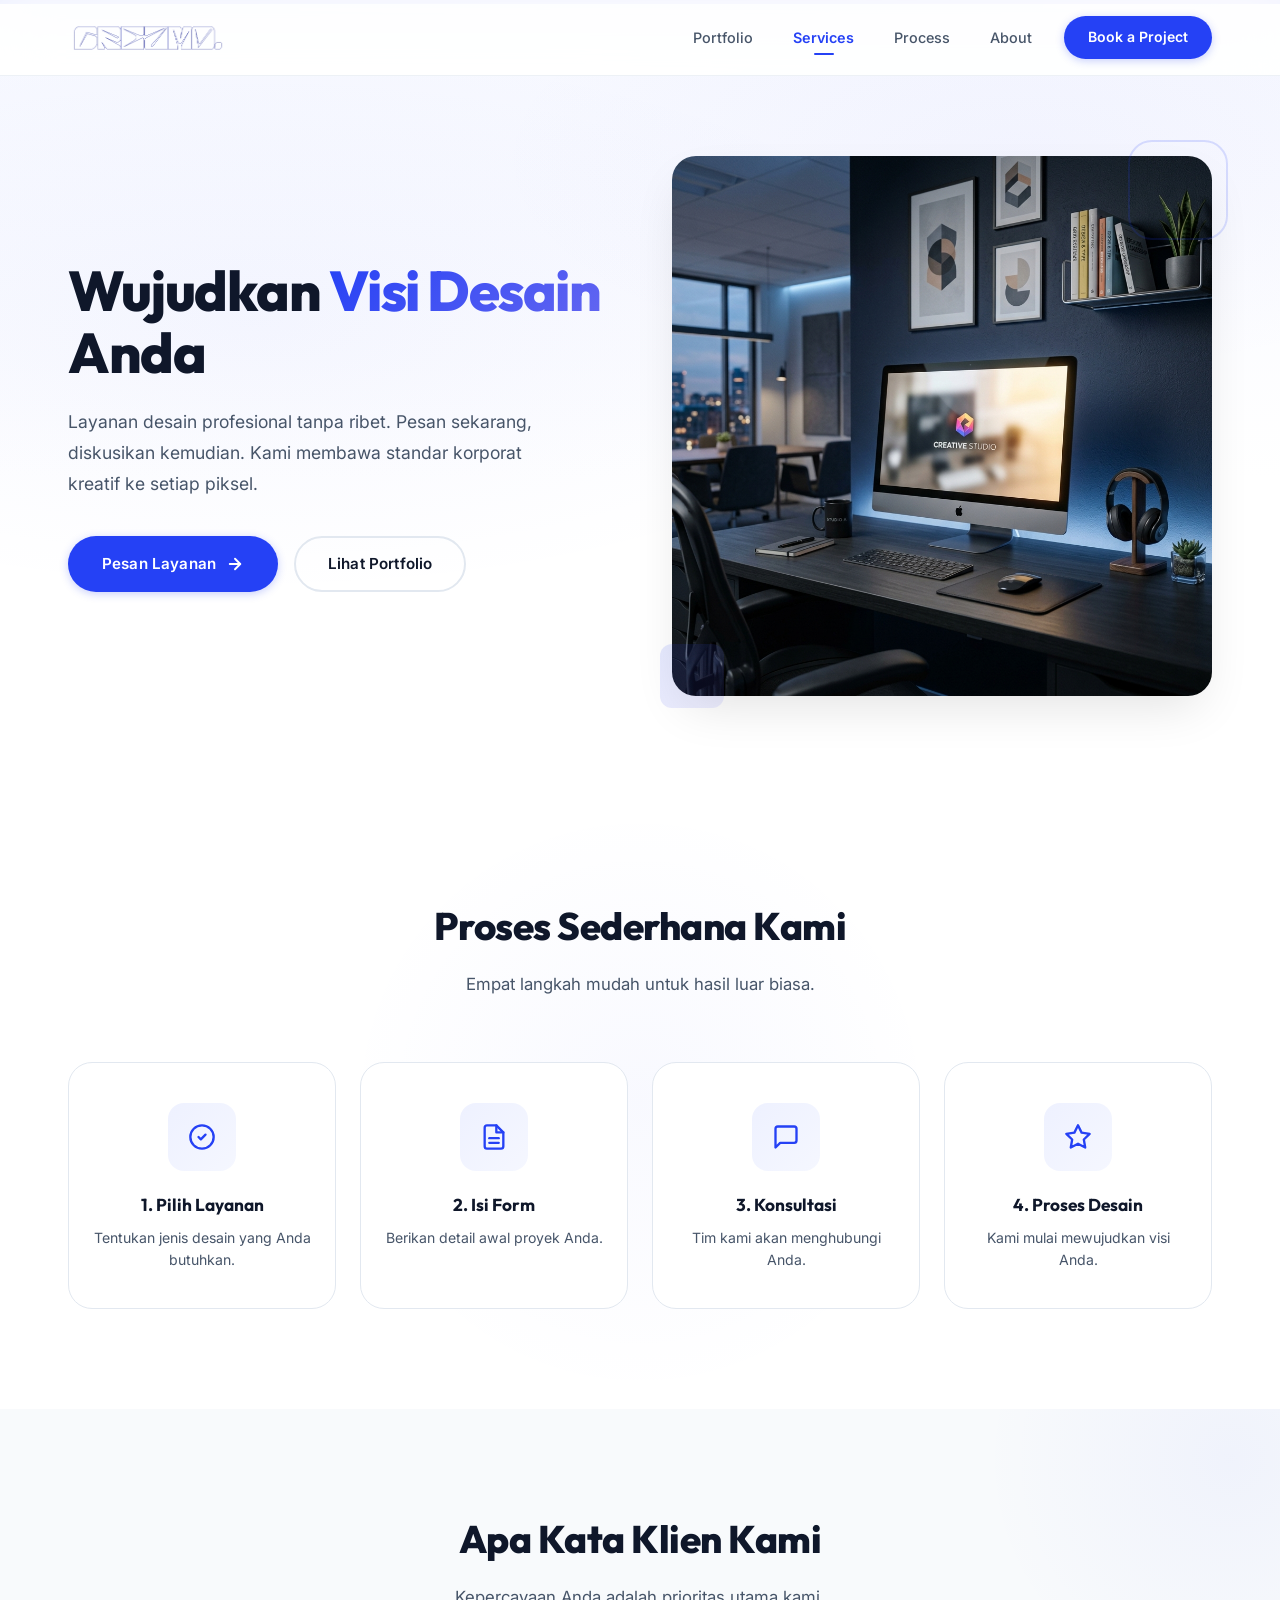
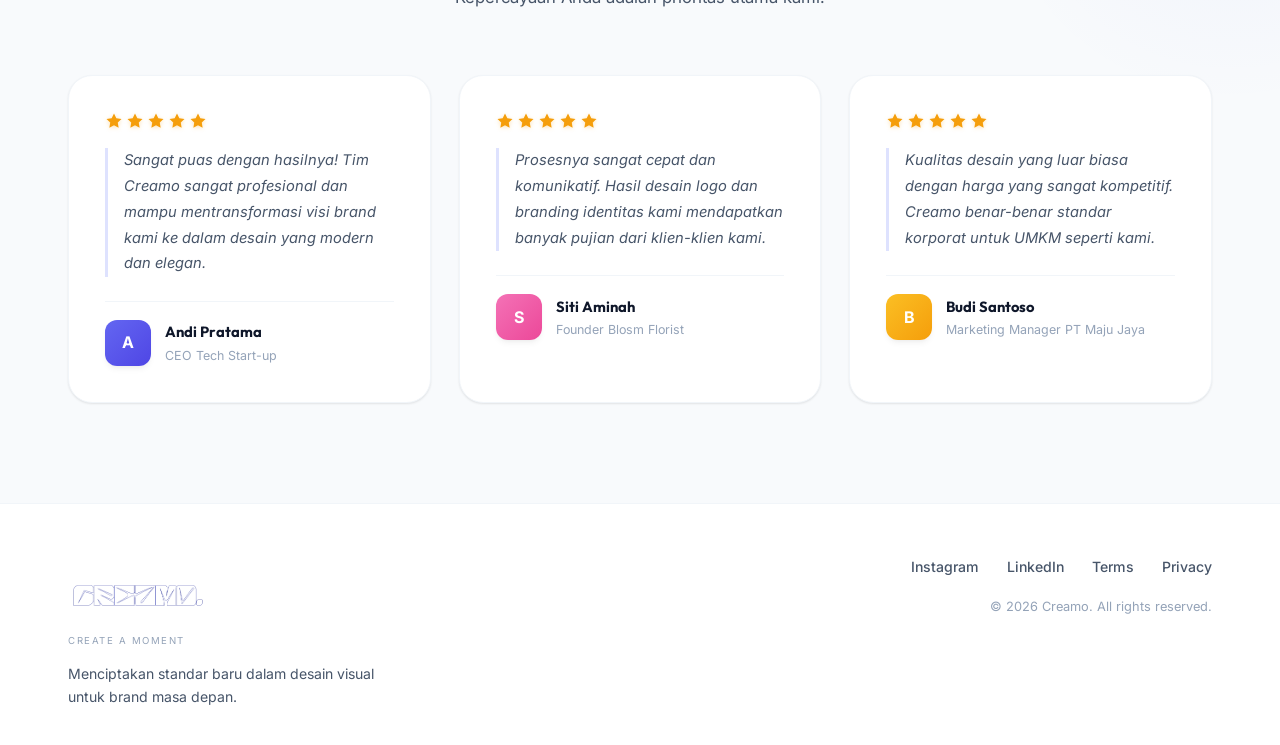
<file: index.html>
<!DOCTYPE html>
<html lang="id">
<head>
  <meta charset="UTF-8">
  <meta name="viewport" content="width=device-width, initial-scale=1.0">
  <meta name="description" content="Creamo - Studio desain kreatif profesional. Layanan branding, web design, dan desain visual untuk bisnis Anda.">
  <title>Creamo. | Wujudkan Visi Desain Anda</title>
  <link rel="stylesheet" href="styles.css">
  <link rel="icon" type="image/svg+xml" href="data:image/svg+xml,%3Csvg xmlns='http://www.w3.org/2000/svg' viewBox='0 0 32 32'%3E%3Crect width='32' height='32' rx='8' fill='%232541f5'/%3E%3Ctext x='50%25' y='55%25' dominant-baseline='middle' text-anchor='middle' font-family='Outfit,sans-serif' font-weight='800' font-size='18' fill='white'%3EC%3C/text%3E%3C/svg%3E">
</head>
<body>
  <!-- NAVBAR -->
  <nav class="navbar" id="navbar">
    <div class="container">
      <a href="index.html" class="nav-logo" aria-label="Creamo Homepage">
        <div>
          <div class="nav-logo-text">
            <img src="assets/images/logocreamo 1.png" alt="Creamo Logo">
          </div>
        </div>
      </a>
      <div class="nav-links" id="navLinks">
        <a href="portfolio.html">Portfolio</a>
        <a href="index.html#services" class="active">Services</a>
        <a href="index.html#process">Process</a>
        <a href="index.html#about">About</a>
        <a href="order.html" class="nav-cta">Book a Project</a>
      </div>
      <button class="nav-hamburger" id="navHamburger" aria-label="Toggle menu">
        <span></span>
        <span></span>
        <span></span>
      </button>
    </div>
  </nav>

  <section class="hero" id="hero">
    <div class="container">
      <div class="hero-content">
        <h1>Wujudkan <span>Visi Desain</span> Anda</h1>
        <p>Layanan desain profesional tanpa ribet. Pesan sekarang, diskusikan kemudian. Kami membawa standar korporat kreatif ke setiap piksel.</p>
        <div class="hero-buttons">
          <a href="order.html" class="btn btn-primary">
            Pesan Layanan
            <svg xmlns="http://www.w3.org/2000/svg" width="18" height="18" viewBox="0 0 24 24" fill="none" stroke="currentColor" stroke-width="2.5" stroke-linecap="round" stroke-linejoin="round"><line x1="5" y1="12" x2="19" y2="12"></line><polyline points="12 5 19 12 12 19"></polyline></svg>
          </a>
          <a href="portfolio.html" class="btn btn-outline">Lihat Portfolio</a>
        </div>
      </div>
      <div class="hero-image">
        <img src="assets/images/hero.png" alt="Workspace desain profesional Creamo" loading="eager">
      </div>
    </div>
  </section>

  <section class="section process" id="process">
    <div class="container">
      <div class="section-header animate-on-scroll">
        <h2>Proses Sederhana Kami</h2>
        <p>Empat langkah mudah untuk hasil luar biasa.</p>
      </div>
      <div class="process-grid">
        <div class="process-card animate-on-scroll">
          <div class="process-icon">
            <svg xmlns="http://www.w3.org/2000/svg" width="28" height="28" viewBox="0 0 24 24" fill="none" stroke="currentColor" stroke-width="2" stroke-linecap="round" stroke-linejoin="round">
              <circle cx="12" cy="12" r="10"></circle>
              <path d="M9 12l2 2 4-4"></path>
            </svg>
          </div>
          <h3>1. Pilih Layanan</h3>
          <p>Tentukan jenis desain yang Anda butuhkan.</p>
        </div>
        <div class="process-card animate-on-scroll">
          <div class="process-icon">
            <svg xmlns="http://www.w3.org/2000/svg" width="28" height="28" viewBox="0 0 24 24" fill="none" stroke="currentColor" stroke-width="2" stroke-linecap="round" stroke-linejoin="round">
              <path d="M14 2H6a2 2 0 0 0-2 2v16a2 2 0 0 0 2 2h12a2 2 0 0 0 2-2V8z"></path>
              <polyline points="14 2 14 8 20 8"></polyline>
              <line x1="16" y1="13" x2="8" y2="13"></line>
              <line x1="16" y1="17" x2="8" y2="17"></line>
            </svg>
          </div>
          <h3>2. Isi Form</h3>
          <p>Berikan detail awal proyek Anda.</p>
        </div>
        <div class="process-card animate-on-scroll">
          <div class="process-icon">
            <svg xmlns="http://www.w3.org/2000/svg" width="28" height="28" viewBox="0 0 24 24" fill="none" stroke="currentColor" stroke-width="2" stroke-linecap="round" stroke-linejoin="round">
              <path d="M21 15a2 2 0 0 1-2 2H7l-4 4V5a2 2 0 0 1 2-2h14a2 2 0 0 1 2 2z"></path>
            </svg>
          </div>
          <h3>3. Konsultasi</h3>
          <p>Tim kami akan menghubungi Anda.</p>
        </div>
        <div class="process-card animate-on-scroll">
          <div class="process-icon">
            <svg xmlns="http://www.w3.org/2000/svg" width="28" height="28" viewBox="0 0 24 24" fill="none" stroke="currentColor" stroke-width="2" stroke-linecap="round" stroke-linejoin="round">
              <polygon points="12 2 15.09 8.26 22 9.27 17 14.14 18.18 21.02 12 17.77 5.82 21.02 7 14.14 2 9.27 8.91 8.26 12 2"></polygon>
            </svg>
          </div>
          <h3>4. Proses Desain</h3>
          <p>Kami mulai mewujudkan visi Anda.</p>
        </div>
      </div>
    </div>
  </section>

  <!-- TESTIMONI -->
  <section class="section testimonials" id="about">
    <div class="container">
      <div class="section-header animate-on-scroll">
        <h2>Apa Kata Klien Kami</h2>
        <p>Kepercayaan Anda adalah prioritas utama kami.</p>
      </div>
      <div class="testimonials-grid">
        <div class="testimonial-card animate-on-scroll">
          <div class="testimonial-stars">
            <svg viewBox="0 0 24 24"><polygon points="12 2 15.09 8.26 22 9.27 17 14.14 18.18 21.02 12 17.77 5.82 21.02 7 14.14 2 9.27 8.91 8.26 12 2"/></svg>
            <svg viewBox="0 0 24 24"><polygon points="12 2 15.09 8.26 22 9.27 17 14.14 18.18 21.02 12 17.77 5.82 21.02 7 14.14 2 9.27 8.91 8.26 12 2"/></svg>
            <svg viewBox="0 0 24 24"><polygon points="12 2 15.09 8.26 22 9.27 17 14.14 18.18 21.02 12 17.77 5.82 21.02 7 14.14 2 9.27 8.91 8.26 12 2"/></svg>
            <svg viewBox="0 0 24 24"><polygon points="12 2 15.09 8.26 22 9.27 17 14.14 18.18 21.02 12 17.77 5.82 21.02 7 14.14 2 9.27 8.91 8.26 12 2"/></svg>
            <svg viewBox="0 0 24 24"><polygon points="12 2 15.09 8.26 22 9.27 17 14.14 18.18 21.02 12 17.77 5.82 21.02 7 14.14 2 9.27 8.91 8.26 12 2"/></svg>
          </div>
          <blockquote>Sangat puas dengan hasilnya! Tim Creamo sangat profesional dan mampu mentransformasi visi brand kami ke dalam desain yang modern dan elegan.</blockquote>
          <div class="testimonial-author">
            <div class="testimonial-avatar" style="background: linear-gradient(135deg, #6366f1, #4f46e5);">A</div>
            <div class="testimonial-author-info">
              <h4>Andi Pratama</h4>
              <p>CEO Tech Start-up</p>
            </div>
          </div>
        </div>
        <div class="testimonial-card animate-on-scroll">
          <div class="testimonial-stars">
            <svg viewBox="0 0 24 24"><polygon points="12 2 15.09 8.26 22 9.27 17 14.14 18.18 21.02 12 17.77 5.82 21.02 7 14.14 2 9.27 8.91 8.26 12 2"/></svg>
            <svg viewBox="0 0 24 24"><polygon points="12 2 15.09 8.26 22 9.27 17 14.14 18.18 21.02 12 17.77 5.82 21.02 7 14.14 2 9.27 8.91 8.26 12 2"/></svg>
            <svg viewBox="0 0 24 24"><polygon points="12 2 15.09 8.26 22 9.27 17 14.14 18.18 21.02 12 17.77 5.82 21.02 7 14.14 2 9.27 8.91 8.26 12 2"/></svg>
            <svg viewBox="0 0 24 24"><polygon points="12 2 15.09 8.26 22 9.27 17 14.14 18.18 21.02 12 17.77 5.82 21.02 7 14.14 2 9.27 8.91 8.26 12 2"/></svg>
            <svg viewBox="0 0 24 24"><polygon points="12 2 15.09 8.26 22 9.27 17 14.14 18.18 21.02 12 17.77 5.82 21.02 7 14.14 2 9.27 8.91 8.26 12 2"/></svg>
          </div>
          <blockquote>Prosesnya sangat cepat dan komunikatif. Hasil desain logo dan branding identitas kami mendapatkan banyak pujian dari klien-klien kami.</blockquote>
          <div class="testimonial-author">
            <div class="testimonial-avatar" style="background: linear-gradient(135deg, #f472b6, #ec4899);">S</div>
            <div class="testimonial-author-info">
              <h4>Siti Aminah</h4>
              <p>Founder Blosm Florist</p>
            </div>
          </div>
        </div>
        <div class="testimonial-card animate-on-scroll">
          <div class="testimonial-stars">
            <svg viewBox="0 0 24 24"><polygon points="12 2 15.09 8.26 22 9.27 17 14.14 18.18 21.02 12 17.77 5.82 21.02 7 14.14 2 9.27 8.91 8.26 12 2"/></svg>
            <svg viewBox="0 0 24 24"><polygon points="12 2 15.09 8.26 22 9.27 17 14.14 18.18 21.02 12 17.77 5.82 21.02 7 14.14 2 9.27 8.91 8.26 12 2"/></svg>
            <svg viewBox="0 0 24 24"><polygon points="12 2 15.09 8.26 22 9.27 17 14.14 18.18 21.02 12 17.77 5.82 21.02 7 14.14 2 9.27 8.91 8.26 12 2"/></svg>
            <svg viewBox="0 0 24 24"><polygon points="12 2 15.09 8.26 22 9.27 17 14.14 18.18 21.02 12 17.77 5.82 21.02 7 14.14 2 9.27 8.91 8.26 12 2"/></svg>
            <svg viewBox="0 0 24 24"><polygon points="12 2 15.09 8.26 22 9.27 17 14.14 18.18 21.02 12 17.77 5.82 21.02 7 14.14 2 9.27 8.91 8.26 12 2"/></svg>
          </div>
          <blockquote>Kualitas desain yang luar biasa dengan harga yang sangat kompetitif. Creamo benar-benar standar korporat untuk UMKM seperti kami.</blockquote>
          <div class="testimonial-author">
            <div class="testimonial-avatar" style="background: linear-gradient(135deg, #fbbf24, #f59e0b);">B</div>
            <div class="testimonial-author-info">
              <h4>Budi Santoso</h4>
              <p>Marketing Manager PT Maju Jaya</p>
            </div>
          </div>
        </div>
      </div>
    </div>
  </section>

  <footer class="footer" id="footer">
    <div class="container">
      <div class="footer-left">
        <div class="footer-logo">
          <div>
            <div class="nav-logo-text">
              <img src="assets/images/logocreamo 1.png" alt="Creamo Logo">
            </div>
            <div class="footer-logo-sub">Create a moment</div>
          </div>
        </div>
        <p class="footer-desc">Menciptakan standar baru dalam desain visual untuk brand masa depan.</p>
      </div>
      <div class="footer-right">
        <div class="footer-links">
          <a href="#">Instagram</a>
          <a href="#">LinkedIn</a>
          <a href="#">Terms</a>
          <a href="#">Privacy</a>
        </div>
        <p class="footer-copyright">&copy; 2026 Creamo. All rights reserved.</p>
      </div>
    </div>
  </footer>

  <script src="script.js"></script>
</body>
</html>
</file>
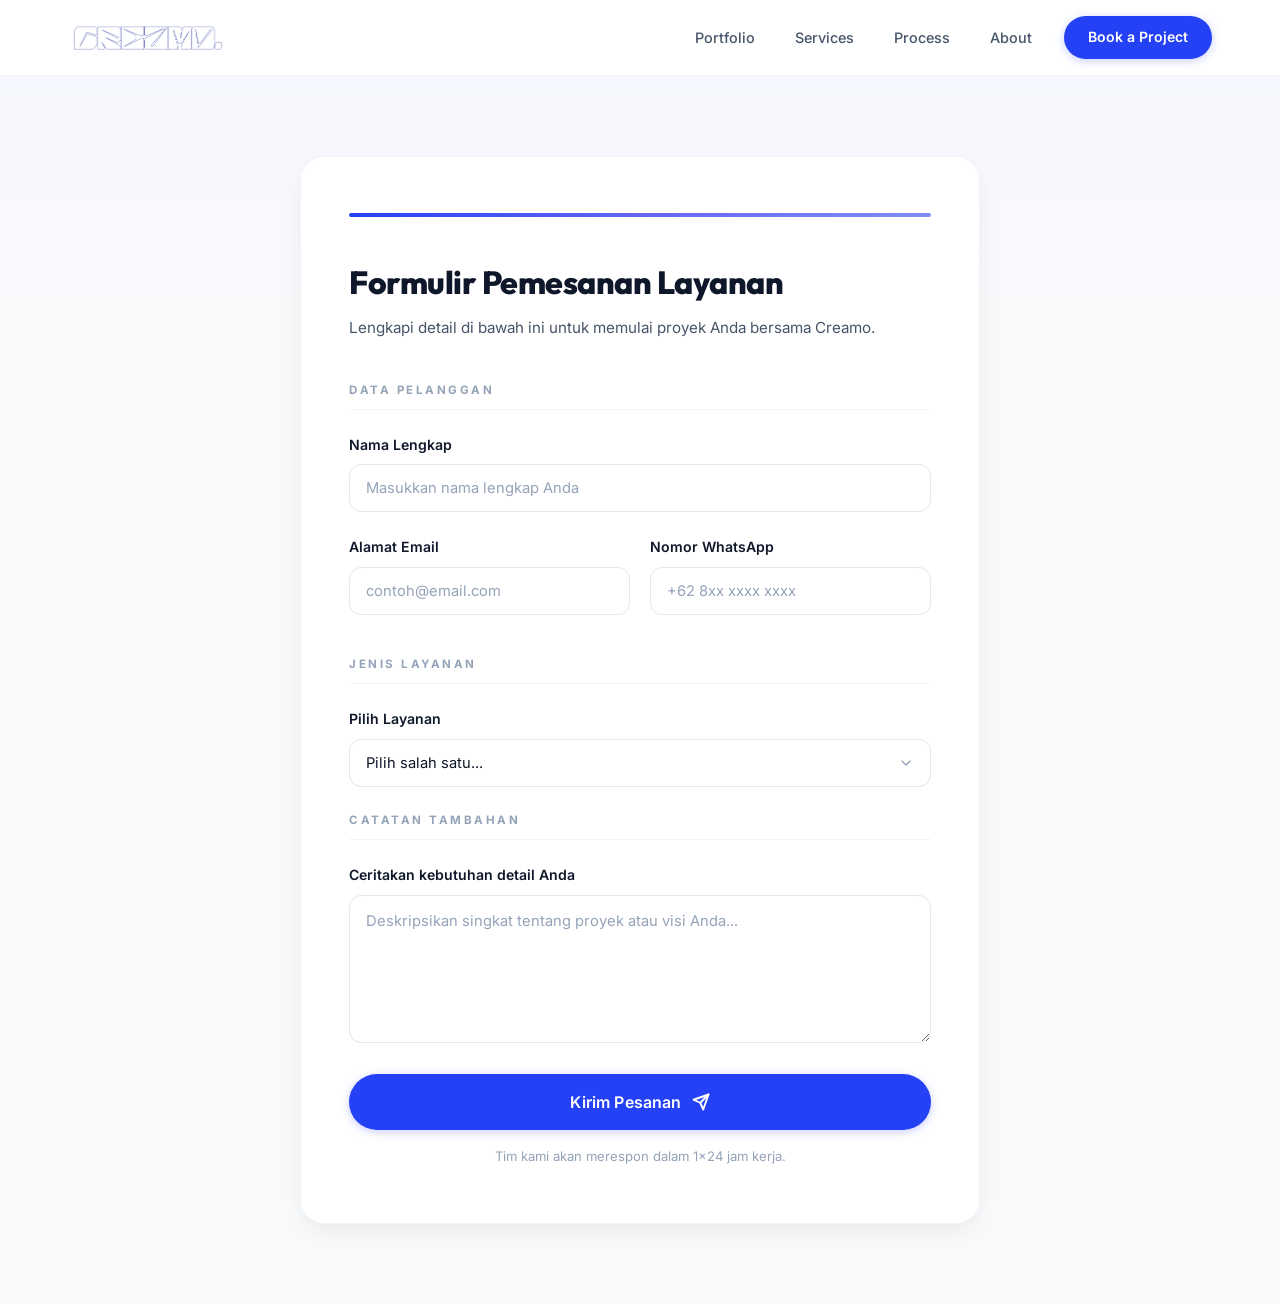
<file: order.html>
<!DOCTYPE html>
<html lang="id">
<head>
  <meta charset="UTF-8">
  <meta name="viewport" content="width=device-width, initial-scale=1.0">
  <meta name="description" content="Pesan layanan desain dari Creamo - Isi formulir dan tim kami akan menghubungi Anda dalam 1x24 jam kerja.">
  <title>Pesan Layanan | Creamo.</title>
  <link rel="stylesheet" href="styles.css">
  <link rel="icon" type="image/svg+xml" href="data:image/svg+xml,%3Csvg xmlns='http://www.w3.org/2000/svg' viewBox='0 0 32 32'%3E%3Crect width='32' height='32' rx='8' fill='%232541f5'/%3E%3Ctext x='50%25' y='55%25' dominant-baseline='middle' text-anchor='middle' font-family='Outfit,sans-serif' font-weight='800' font-size='18' fill='white'%3EC%3C/text%3E%3C/svg%3E">
</head>
<body>
  <!-- NAVBAR -->
  <nav class="navbar" id="navbar">
    <div class="container">
      <a href="index.html" class="nav-logo" aria-label="Creamo Homepage">
        <div>
          <div class="nav-logo-text">
            <img src="assets/images/logocreamo 1.png" alt="Creamo Logo">
          </div>
        </div>
      </a>
      <div class="nav-links" id="navLinks">
        <a href="portfolio.html">Portfolio</a>
        <a href="index.html#services">Services</a>
        <a href="index.html#process">Process</a>
        <a href="index.html#about">About</a>
        <a href="order.html" class="nav-cta active">Book a Project</a>
      </div>
      <button class="nav-hamburger" id="navHamburger" aria-label="Toggle menu">
        <span></span>
        <span></span>
        <span></span>
      </button>
    </div>
  </nav>

  <section class="form-page">
    <div class="form-card">
      <div style="height: 4px; background: linear-gradient(90deg, #2541f5, #6366f1, #818cf8); border-radius: 10px; margin-bottom: 40px;"></div>

      <h1>Formulir Pemesanan Layanan</h1>
      <p>Lengkapi detail di bawah ini untuk memulai proyek Anda bersama Creamo.</p>

      <form id="orderForm" novalidate>
        <div class="form-section-label">DATA PELANGGAN</div>

        <div class="form-group">
          <label for="fullName">Nama Lengkap</label>
          <input type="text" id="fullName" name="fullName" placeholder="Masukkan nama lengkap Anda" required>
        </div>

        <div class="form-row">
          <div class="form-group">
            <label for="email">Alamat Email</label>
            <input type="email" id="email" name="email" placeholder="contoh@email.com" required>
          </div>
          <div class="form-group">
            <label for="whatsapp">Nomor WhatsApp</label>
            <input type="tel" id="whatsapp" name="whatsapp" placeholder="+62 8xx xxxx xxxx" required>
          </div>
        </div>

        <div class="form-section-label" style="margin-top: 16px;">JENIS LAYANAN</div>

        <div class="form-group">
          <label for="serviceType">Pilih Layanan</label>
          <select id="serviceType" name="serviceType" required>
            <option value="" disabled selected>Pilih salah satu...</option>
            <option value="brand-identity">Brand Identity</option>
            <option value="web-design">Web Design</option>
            <option value="mobile-app">Mobile App Design</option>
            <option value="social-media">Social Media Kit</option>
            <option value="ui-ux">UI/UX Design</option>
            <option value="packaging">Packaging Design</option>
            <option value="other">Lainnya</option>
          </select>
        </div>

        <div class="form-section-label" style="margin-top: 16px;">CATATAN TAMBAHAN</div>

        <div class="form-group">
          <label for="notes">Ceritakan kebutuhan detail Anda</label>
          <textarea id="notes" name="notes" placeholder="Deskripsikan singkat tentang proyek atau visi Anda..." rows="5"></textarea>
        </div>

        <button type="submit" class="btn btn-primary btn-full btn-large" id="submitBtn">
          Kirim Pesanan
          <svg xmlns="http://www.w3.org/2000/svg" width="18" height="18" viewBox="0 0 24 24" fill="none" stroke="currentColor" stroke-width="2.5" stroke-linecap="round" stroke-linejoin="round">
            <line x1="22" y1="2" x2="11" y2="13"></line>
            <polygon points="22 2 15 22 11 13 2 9 22 2"></polygon>
          </svg>
        </button>
        <p class="form-submit-note">Tim kami akan merespon dalam 1×24 jam kerja.</p>
      </form>
    </div>
  </section>

  <div class="modal-overlay" id="successModal">
    <div class="modal-content">
      <div class="modal-icon">
        <svg xmlns="http://www.w3.org/2000/svg" width="36" height="36" viewBox="0 0 24 24" fill="none" stroke="currentColor" stroke-width="2.5" stroke-linecap="round" stroke-linejoin="round">
          <path d="M22 11.08V12a10 10 0 1 1-5.93-9.14"></path>
          <polyline points="22 4 12 14.01 9 11.01"></polyline>
        </svg>
      </div>
      <h3>Pesanan Berhasil Dikirim! 🎉</h3>
      <p>Terima kasih telah mempercayai Creamo. Tim kami akan segera menghubungi Anda.</p>
      <button class="btn btn-primary" onclick="closeModal()">Kembali ke Beranda</button>
    </div>
  </div>

  <script src="script.js"></script>
</body>
</html>
</file>
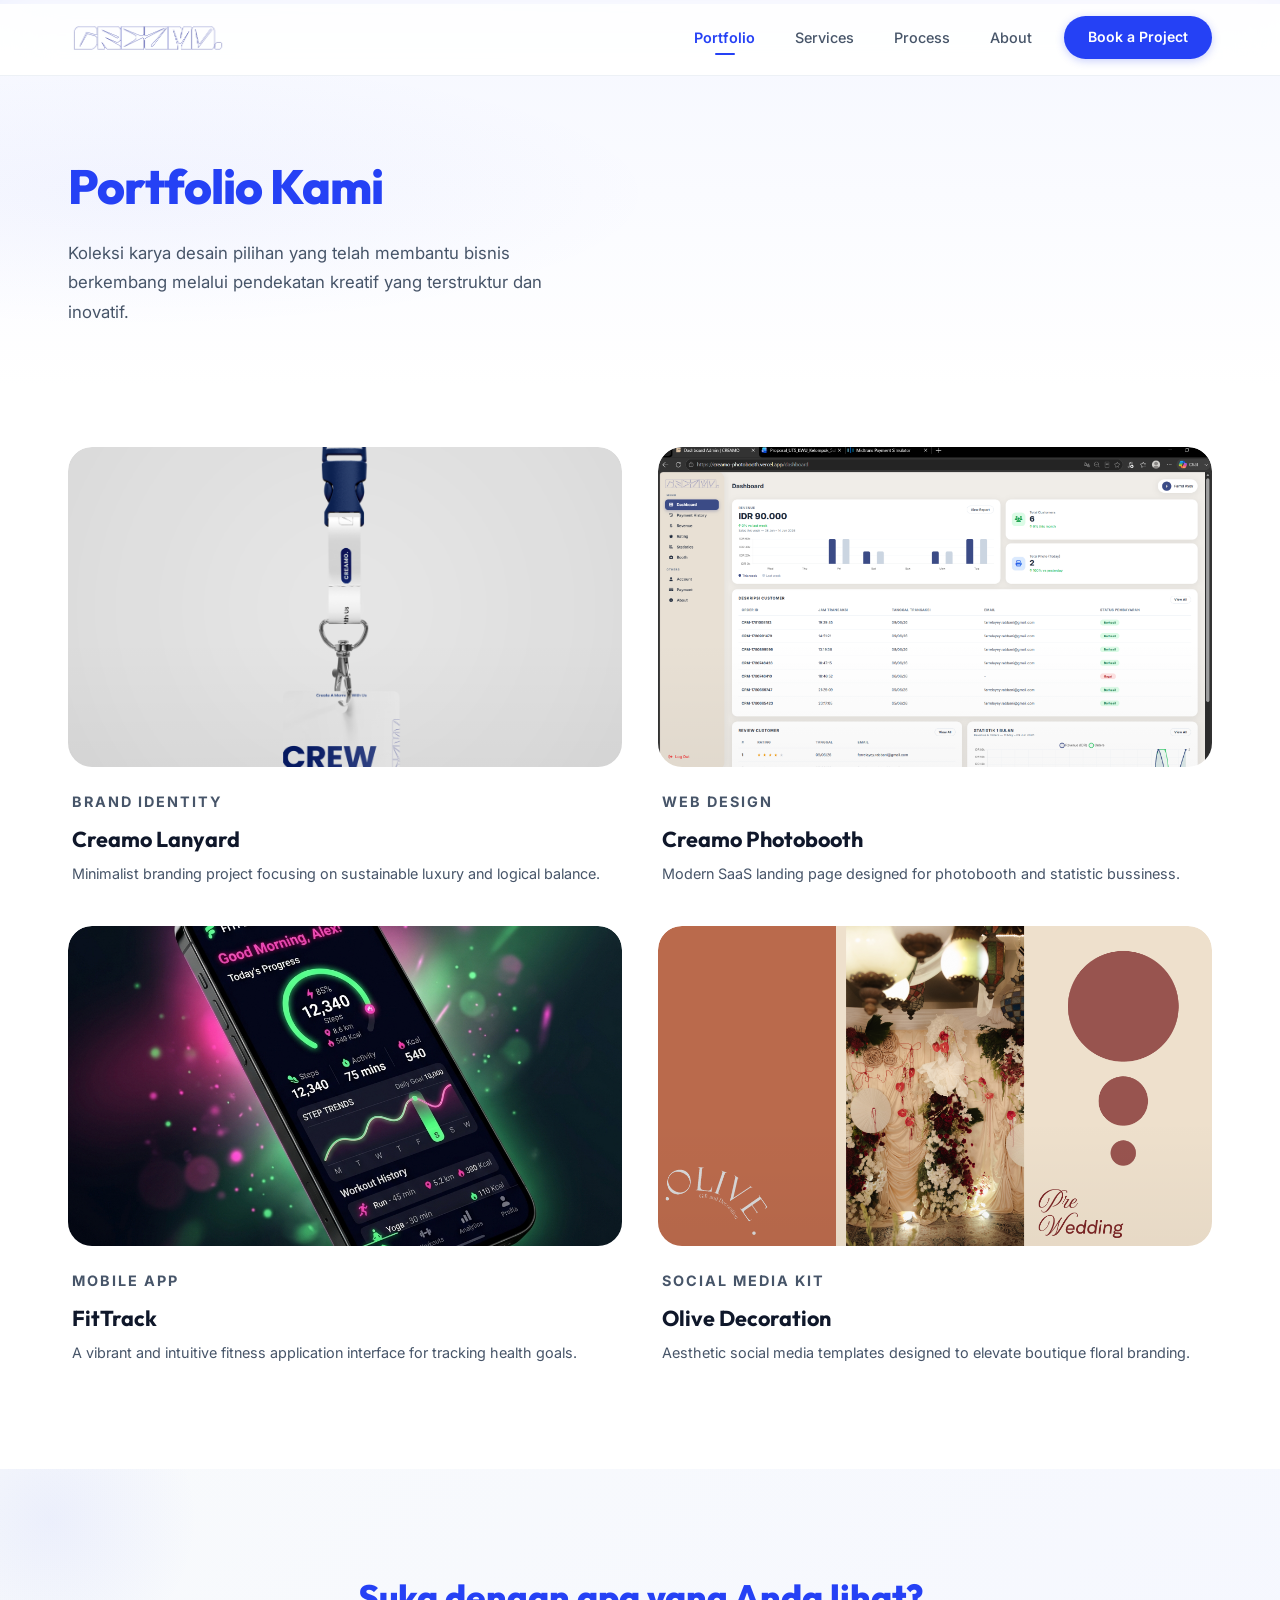
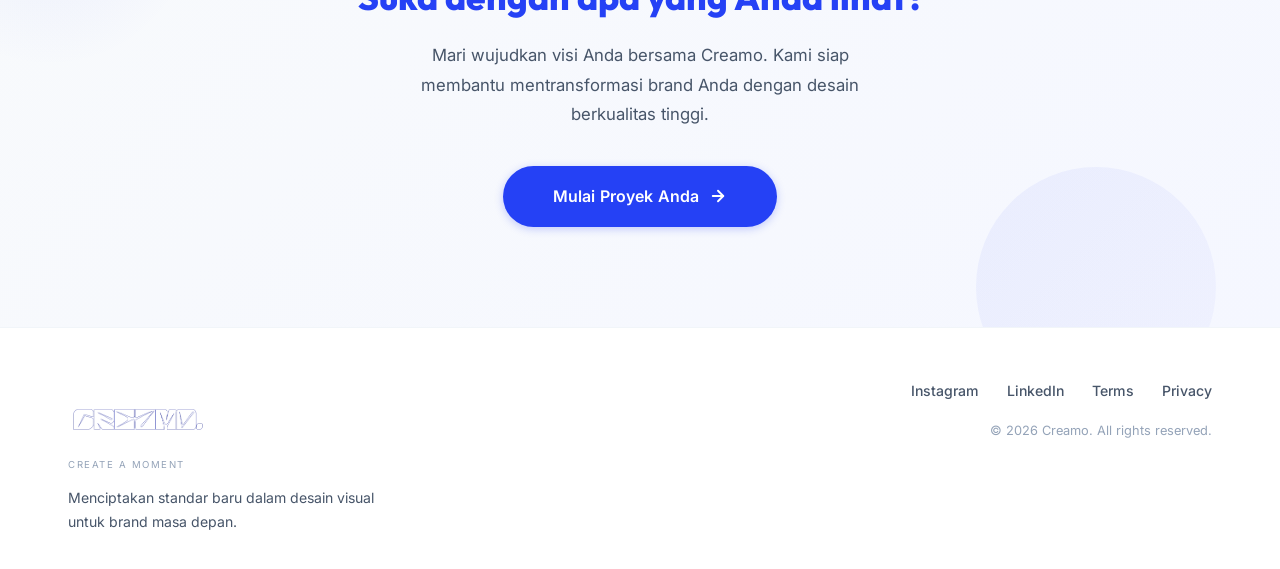
<file: portfolio.html>
<!DOCTYPE html>
<html lang="id">
<head>
  <meta charset="UTF-8">
  <meta name="viewport" content="width=device-width, initial-scale=1.0">
  <meta name="description" content="Portfolio karya desain terbaik Creamo - Brand Identity, Web Design, Mobile App, dan Social Media Kit.">
  <title>Portfolio | Creamo.</title>
  <link rel="stylesheet" href="styles.css">
  <link rel="icon" type="image/svg+xml" href="data:image/svg+xml,%3Csvg xmlns='http://www.w3.org/2000/svg' viewBox='0 0 32 32'%3E%3Crect width='32' height='32' rx='8' fill='%232541f5'/%3E%3Ctext x='50%25' y='55%25' dominant-baseline='middle' text-anchor='middle' font-family='Outfit,sans-serif' font-weight='800' font-size='18' fill='white'%3EC%3C/text%3E%3C/svg%3E">
</head>
<body>
  <nav class="navbar" id="navbar">
    <div class="container">
      <a href="index.html" class="nav-logo" aria-label="Creamo Homepage">
        <div>
          <div class="nav-logo-text">
            <img src="assets/images/logocreamo 1.png" alt="Creamo Logo">
          </div>
        </div>
      </a>
      <div class="nav-links" id="navLinks">
        <a href="portfolio.html" class="active">Portfolio</a>
        <a href="index.html#services">Services</a>
        <a href="index.html#process">Process</a>
        <a href="index.html#about">About</a>
        <a href="order.html" class="nav-cta">Book a Project</a>
      </div>
      <button class="nav-hamburger" id="navHamburger" aria-label="Toggle menu">
        <span></span>
        <span></span>
        <span></span>
      </button>
    </div>
  </nav>

  <section class="page-hero">
    <div class="container">
      <h1>Portfolio Kami</h1>
      <p>Koleksi karya desain pilihan yang telah membantu bisnis berkembang melalui pendekatan kreatif yang terstruktur dan inovatif.</p>
    </div>
  </section>

  <section class="portfolio-section">
    <div class="container">
      <div class="portfolio-grid">
        <div class="portfolio-item" id="portfolio-creamolanyard">
          <div class="portfolio-image">
            <img src="assets/images/creamolanyard3.png" alt="Creamo brand identity project">
          </div>
          <div class="portfolio-info">
            <p class="portfolio-tag">Brand Identity</p>
            <h3>Creamo Lanyard</h3>
            <p>Minimalist branding project focusing on sustainable luxury and logical balance.</p>
          </div>
        </div>
        <div class="portfolio-item" id="portfolio-creamo">
          <div class="portfolio-image">
            <img src="assets/images/webss.png" alt="creamo web design project">
          </div>
          <div class="portfolio-info">
            <p class="portfolio-tag">Web Design</p>
            <h3>Creamo Photobooth</h3>
            <p>Modern SaaS landing page designed for photobooth and statistic bussiness.</p>
          </div>
        </div>
        <div class="portfolio-item" id="portfolio-fittrack">
          <div class="portfolio-image">
            <img src="assets/images/fittrack.png" alt="FitTrack mobile app design">
          </div>
          <div class="portfolio-info">
            <p class="portfolio-tag">Mobile App</p>
            <h3>FitTrack</h3>
            <p>A vibrant and intuitive fitness application interface for tracking health goals.</p>
          </div>
        </div>
        <div class="portfolio-item" id="portfolio-bloomflorist">
          <div class="portfolio-image bg-peach">
            <img src="assets/images/brandidentity.png" alt="olive social media kit">
          </div>
          <div class="portfolio-info">
            <p class="portfolio-tag">Social Media Kit</p>
            <h3>Olive Decoration</h3>
            <p>Aesthetic social media templates designed to elevate boutique floral branding.</p>
          </div>
        </div>
      </div>
    </div>
  </section>

  <section class="portfolio-cta">
    <div class="container">
      <h2 class="animate-on-scroll">Suka dengan apa yang Anda lihat?</h2>
      <p class="animate-on-scroll">Mari wujudkan visi Anda bersama Creamo. Kami siap membantu mentransformasi brand Anda dengan desain berkualitas tinggi.</p>
      <a href="order.html" class="btn btn-primary btn-large animate-on-scroll">
        Mulai Proyek Anda
        <svg xmlns="http://www.w3.org/2000/svg" width="18" height="18" viewBox="0 0 24 24" fill="none" stroke="currentColor" stroke-width="2.5" stroke-linecap="round" stroke-linejoin="round"><line x1="5" y1="12" x2="19" y2="12"></line><polyline points="12 5 19 12 12 19"></polyline></svg>
      </a>
    </div>
  </section>

  <footer class="footer" id="footer">
    <div class="container">
      <div class="footer-left">
        <div class="footer-logo">
          <div>
            <div class="nav-logo-text">
              <img src="assets/images/logocreamo 1.png" alt="Creamo Logo">
            </div>
            <div class="footer-logo-sub">Create a moment</div>
          </div>
        </div>
        <p class="footer-desc">Menciptakan standar baru dalam desain visual untuk brand masa depan.</p>
      </div>
      <div class="footer-right">
        <div class="footer-links">
          <a href="#">Instagram</a>
          <a href="#">LinkedIn</a>
          <a href="#">Terms</a>
          <a href="#">Privacy</a>
        </div>
        <p class="footer-copyright">&copy; 2026 Creamo. All rights reserved.</p>
      </div>
    </div>
  </footer>

  <script src="script.js"></script>
</body>
</html>
</file>
<file: styles.css>
@import url('https://fonts.googleapis.com/css2?family=Inter:wght@300;400;500;600;700;800;900&family=Outfit:wght@300;400;500;600;700;800;900&display=swap');

*,
*::before,
*::after {
  margin: 0;
  padding: 0;
  box-sizing: border-box;
}

:root {
  --primary: #2541f5;
  --primary-rgb: 37, 65, 245;
  --primary-hover: #1a35d4;
  --primary-light: #eef1ff;
  --primary-ultra-light: #f5f7ff;
  --accent: #6366f1;
  --accent-2: #818cf8;

  --dark: #0a0a14;
  --dark-secondary: #12122a;
  --text-primary: #0f172a;
  --text-secondary: #475569;
  --text-muted: #94a3b8;
  --white: #ffffff;
  --bg-light: #f8fafc;
  --bg-section: #f1f5f9;
  --border-color: #e2e8f0;
  --border-light: #f1f5f9;

  --peach: #fce4d6;
  --peach-dark: #f5c6a0;
  --success: #10b981;
  --warning: #f59e0b;

  --shadow-sm: 0 1px 3px rgba(0,0,0,0.04), 0 1px 2px rgba(0,0,0,0.06);
  --shadow-md: 0 4px 6px -1px rgba(0,0,0,0.05), 0 2px 4px -2px rgba(0,0,0,0.05);
  --shadow-lg: 0 10px 30px -5px rgba(0,0,0,0.08), 0 4px 6px -4px rgba(0,0,0,0.04);
  --shadow-xl: 0 20px 50px -12px rgba(0,0,0,0.12);
  --shadow-glow: 0 0 40px rgba(var(--primary-rgb), 0.15);

  --font-heading: 'Outfit', -apple-system, BlinkMacSystemFont, sans-serif;
  --font-body: 'Inter', -apple-system, BlinkMacSystemFont, 'Segoe UI', sans-serif;

  --container-max: 1200px;
  --section-padding: 100px 0;
  --nav-height: 76px;

  --ease-out-expo: cubic-bezier(0.16, 1, 0.3, 1);
  --ease-in-out: cubic-bezier(0.4, 0, 0.2, 1);
  --transition-fast: 0.15s var(--ease-in-out);
  --transition-normal: 0.3s var(--ease-out-expo);
  --transition-slow: 0.5s var(--ease-out-expo);

  --radius-sm: 8px;
  --radius-md: 12px;
  --radius-lg: 16px;
  --radius-xl: 24px;
  --radius-full: 9999px;
}

html {
  scroll-behavior: smooth;
  font-size: 16px;
}

body {
  font-family: var(--font-body);
  color: var(--text-primary);
  background: var(--white);
  line-height: 1.6;
  -webkit-font-smoothing: antialiased;
  -moz-osx-font-smoothing: grayscale;
  overflow-x: hidden;
}

a {
  text-decoration: none;
  color: inherit;
  transition: color var(--transition-fast);
}

ul, ol {
  list-style: none;
}

img {
  max-width: 100%;
  height: auto;
  display: block;
}

button, input, select, textarea {
  font-family: inherit;
  font-size: inherit;
  border: none;
  outline: none;
}

.container {
  max-width: var(--container-max);
  margin: 0 auto;
  padding: 0 28px;
}

.navbar {
  position: fixed;
  top: 0;
  left: 0;
  right: 0;
  height: var(--nav-height);
  background: rgba(255, 255, 255, 0.92);
  backdrop-filter: blur(24px) saturate(180%);
  -webkit-backdrop-filter: blur(24px) saturate(180%);
  z-index: 1000;
  border-bottom: 1px solid rgba(226, 232, 240, 0.6);
  transition: all var(--transition-normal);
}

.navbar.scrolled {
  box-shadow: 0 1px 20px rgba(0, 0, 0, 0.06);
  background: rgba(255, 255, 255, 0.96);
}

.navbar .container {
  display: flex;
  align-items: center;
  justify-content: space-between;
  height: 100%;
}

.nav-logo {
  display: flex;
  align-items: center;
  gap: 8px;
  transition: opacity var(--transition-fast);
}

.nav-logo:hover {
  opacity: 0.8;
}

.nav-logo-text {
  width: 160px;
}

.nav-logo-text img {
  width: 100%;
  height: auto;
}

.nav-links {
  display: flex;
  align-items: center;
  gap: 8px;
}

.nav-links a {
  font-size: 0.9rem;
  font-weight: 500;
  color: var(--text-secondary);
  position: relative;
  padding: 8px 16px;
  border-radius: var(--radius-sm);
  transition: all var(--transition-normal);
}

.nav-links a:not(.nav-cta):hover {
  color: var(--primary);
  background: var(--primary-ultra-light);
}

.nav-links a:not(.nav-cta).active {
  color: var(--primary);
  font-weight: 600;
}

.nav-links a:not(.nav-cta)::after {
  content: '';
  position: absolute;
  bottom: 2px;
  left: 50%;
  transform: translateX(-50%);
  width: 0;
  height: 2px;
  background: var(--primary);
  border-radius: 2px;
  transition: width var(--transition-normal);
}

.nav-links a:not(.nav-cta):hover::after,
.nav-links a:not(.nav-cta).active::after {
  width: 20px;
}

.nav-cta {
  display: inline-flex;
  align-items: center;
  gap: 8px;
  padding: 10px 24px !important;
  margin-left: 8px;
  background: var(--primary) !important;
  color: var(--white) !important;
  border-radius: var(--radius-full) !important;
  font-weight: 600 !important;
  font-size: 0.88rem !important;
  transition: all var(--transition-normal) !important;
  cursor: pointer;
  border: none;
  box-shadow: 0 2px 8px rgba(var(--primary-rgb), 0.25);
}

.nav-cta::after {
  display: none !important;
}

.nav-cta:hover {
  background: var(--primary-hover) !important;
  transform: translateY(-2px) !important;
  box-shadow: 0 6px 20px rgba(var(--primary-rgb), 0.35) !important;
}

.nav-hamburger {
  display: none;
  flex-direction: column;
  gap: 5px;
  cursor: pointer;
  padding: 8px;
  background: none;
  border: none;
  border-radius: var(--radius-sm);
  transition: background var(--transition-fast);
}

.nav-hamburger:hover {
  background: var(--bg-light);
}

.nav-hamburger span {
  width: 22px;
  height: 2px;
  background: var(--text-primary);
  border-radius: 2px;
  transition: all var(--transition-normal);
  transform-origin: center;
}

.nav-hamburger.active span:nth-child(1) {
  transform: rotate(45deg) translate(5px, 5px);
}
.nav-hamburger.active span:nth-child(2) {
  opacity: 0;
  transform: scaleX(0);
}
.nav-hamburger.active span:nth-child(3) {
  transform: rotate(-45deg) translate(5px, -5px);
}

.btn {
  display: inline-flex;
  align-items: center;
  justify-content: center;
  gap: 10px;
  padding: 14px 32px;
  border-radius: var(--radius-full);
  font-family: var(--font-body);
  font-weight: 600;
  font-size: 0.95rem;
  cursor: pointer;
  transition: all var(--transition-normal);
  border: 2px solid transparent;
  letter-spacing: 0.01em;
  position: relative;
  overflow: hidden;
}

.btn::before {
  content: '';
  position: absolute;
  inset: 0;
  border-radius: inherit;
  opacity: 0;
  transition: opacity var(--transition-normal);
}

.btn-primary {
  background: var(--primary);
  color: var(--white);
  box-shadow: 0 2px 8px rgba(var(--primary-rgb), 0.25);
}

.btn-primary::before {
  background: linear-gradient(135deg, var(--accent), var(--primary));
}

.btn-primary:hover {
  transform: translateY(-3px);
  box-shadow: 0 8px 28px rgba(var(--primary-rgb), 0.35);
}

.btn-primary:hover::before {
  opacity: 1;
}

.btn-primary:active {
  transform: translateY(-1px);
}

.btn-outline {
  background: transparent;
  color: var(--text-primary);
  border-color: var(--border-color);
}

.btn-outline:hover {
  background: var(--text-primary);
  color: var(--white);
  border-color: var(--text-primary);
  transform: translateY(-3px);
  box-shadow: var(--shadow-lg);
}

.btn-large {
  padding: 16px 48px;
  font-size: 1rem;
}

.btn-full {
  width: 100%;
}

.hero {
  padding-top: calc(var(--nav-height) + 80px);
  padding-bottom: 100px;
  background: var(--white);
  position: relative;
  overflow: hidden;
}

.hero::before {
  content: '';
  position: absolute;
  top: 0;
  left: 0;
  right: 0;
  bottom: 0;
  background:
    radial-gradient(ellipse 80% 50% at 20% 40%, rgba(var(--primary-rgb), 0.04) 0%, transparent 70%),
    radial-gradient(ellipse 60% 40% at 80% 20%, rgba(99, 102, 241, 0.04) 0%, transparent 70%),
    linear-gradient(180deg, var(--primary-ultra-light) 0%, var(--white) 60%);
  z-index: 0;
}

.hero::after {
  content: '';
  position: absolute;
  top: 0;
  left: 0;
  right: 0;
  height: 4px;
  background: linear-gradient(90deg, var(--primary), var(--accent), var(--primary));
  background-size: 200% 100%;
  animation: gradientShift 4s ease infinite;
}

.hero .container {
  display: grid;
  grid-template-columns: 1fr 1fr;
  gap: 64px;
  align-items: center;
  position: relative;
  z-index: 1;
}

.hero-content {
  animation: heroContentIn 1s var(--ease-out-expo) forwards;
}

.hero-content h1 {
  font-family: var(--font-heading);
  font-size: 3.5rem;
  font-weight: 800;
  line-height: 1.1;
  color: var(--text-primary);
  margin-bottom: 24px;
  letter-spacing: -1.5px;
}

.hero-content h1 span {
  background: linear-gradient(135deg, var(--primary), var(--accent));
  -webkit-background-clip: text;
  -webkit-text-fill-color: transparent;
  background-clip: text;
}

.hero-content p {
  font-size: 1.1rem;
  color: var(--text-secondary);
  line-height: 1.75;
  margin-bottom: 36px;
  max-width: 480px;
}

.hero-buttons {
  display: flex;
  gap: 16px;
  flex-wrap: wrap;
}

.hero-image {
  position: relative;
  animation: heroImageIn 1s var(--ease-out-expo) 0.15s forwards;
  opacity: 0;
}

.hero-image img {
  width: 100%;
  border-radius: var(--radius-xl);
  box-shadow: var(--shadow-xl);
  transition: transform var(--transition-slow);
}

.hero-image:hover img {
  transform: scale(1.02);
}

.hero-image::before {
  content: '';
  position: absolute;
  top: -16px;
  right: -16px;
  width: 100px;
  height: 100px;
  border: 2px solid rgba(var(--primary-rgb), 0.15);
  border-radius: var(--radius-xl);
  animation: float 6s ease-in-out infinite;
}

.hero-image::after {
  content: '';
  position: absolute;
  bottom: -12px;
  left: -12px;
  width: 64px;
  height: 64px;
  background: linear-gradient(135deg, var(--primary), var(--accent));
  border-radius: var(--radius-md);
  opacity: 0.12;
  animation: float 5s ease-in-out infinite reverse;
}

.section {
  padding: var(--section-padding);
}

.section-header {
  text-align: center;
  margin-bottom: 64px;
}

.section-header h2 {
  font-family: var(--font-heading);
  font-size: 2.4rem;
  font-weight: 800;
  color: var(--text-primary);
  margin-bottom: 14px;
  letter-spacing: -0.5px;
}

.section-header p {
  font-size: 1.05rem;
  color: var(--text-secondary);
  max-width: 460px;
  margin: 0 auto;
  line-height: 1.6;
}

.process {
  background: var(--white);
  position: relative;
}

.process::before {
  content: '';
  position: absolute;
  top: 50%;
  left: 50%;
  transform: translate(-50%, -50%);
  width: 600px;
  height: 600px;
  background: radial-gradient(circle, rgba(var(--primary-rgb), 0.03) 0%, transparent 70%);
  pointer-events: none;
}

.process-grid {
  display: grid;
  grid-template-columns: repeat(4, 1fr);
  gap: 24px;
  position: relative;
  z-index: 1;
}

.process-card {
  text-align: center;
  padding: 40px 24px 36px;
  border-radius: var(--radius-xl);
  background: var(--white);
  border: 1px solid var(--border-color);
  transition: all var(--transition-normal);
  position: relative;
  overflow: hidden;
}

.process-card::before {
  content: '';
  position: absolute;
  top: 0;
  left: 0;
  right: 0;
  height: 3px;
  background: linear-gradient(90deg, var(--primary), var(--accent));
  opacity: 0;
  transition: opacity var(--transition-normal);
}

.process-card:hover {
  transform: translateY(-8px);
  box-shadow: var(--shadow-xl);
  border-color: rgba(var(--primary-rgb), 0.15);
}

.process-card:hover::before {
  opacity: 1;
}

.process-icon {
  width: 68px;
  height: 68px;
  border-radius: var(--radius-lg);
  background: linear-gradient(135deg, var(--primary-light), var(--primary-ultra-light));
  display: flex;
  align-items: center;
  justify-content: center;
  margin: 0 auto 20px;
  transition: all var(--transition-normal);
}

.process-card:hover .process-icon {
  background: linear-gradient(135deg, var(--primary), var(--accent));
  transform: scale(1.05);
  box-shadow: 0 8px 20px rgba(var(--primary-rgb), 0.3);
}

.process-card:hover .process-icon svg {
  stroke: var(--white);
}

.process-icon svg {
  width: 28px;
  height: 28px;
  stroke: var(--primary);
  transition: all var(--transition-normal);
}

.process-card h3 {
  font-family: var(--font-heading);
  font-size: 1.08rem;
  font-weight: 700;
  margin-bottom: 8px;
  color: var(--text-primary);
}

.process-card p {
  font-size: 0.88rem;
  color: var(--text-secondary);
  line-height: 1.6;
}

.testimonials {
  background: var(--bg-light);
  position: relative;
  overflow: hidden;
}

.testimonials::before {
  content: '';
  position: absolute;
  top: -200px;
  right: -200px;
  width: 500px;
  height: 500px;
  background: radial-gradient(circle, rgba(var(--primary-rgb), 0.04) 0%, transparent 70%);
  pointer-events: none;
}

.testimonials-grid {
  display: grid;
  grid-template-columns: repeat(3, 1fr);
  gap: 28px;
}

.testimonial-card {
  background: var(--white);
  border-radius: var(--radius-xl);
  padding: 36px;
  border: 1px solid var(--border-light);
  box-shadow: var(--shadow-sm);
  transition: all var(--transition-normal);
  position: relative;
  overflow: hidden;
}

.testimonial-card::before {
  content: '';
  position: absolute;
  top: 0;
  left: 0;
  right: 0;
  bottom: 0;
  background: linear-gradient(135deg, rgba(var(--primary-rgb), 0.02), transparent);
  opacity: 0;
  transition: opacity var(--transition-normal);
}

.testimonial-card:hover {
  transform: translateY(-6px);
  box-shadow: var(--shadow-xl);
  border-color: rgba(var(--primary-rgb), 0.1);
}

.testimonial-card:hover::before {
  opacity: 1;
}

.testimonial-stars {
  display: flex;
  gap: 3px;
  margin-bottom: 18px;
  position: relative;
}

.testimonial-stars svg {
  width: 18px;
  height: 18px;
  fill: #f59e0b;
  filter: drop-shadow(0 1px 2px rgba(245, 158, 11, 0.3));
}

.testimonial-card blockquote {
  font-size: 0.92rem;
  color: var(--text-secondary);
  line-height: 1.75;
  margin-bottom: 24px;
  font-style: italic;
  position: relative;
  padding-left: 16px;
  border-left: 3px solid rgba(var(--primary-rgb), 0.15);
}

.testimonial-author {
  display: flex;
  align-items: center;
  gap: 14px;
  border-top: 1px solid var(--border-light);
  padding-top: 18px;
  position: relative;
}

.testimonial-avatar {
  width: 46px;
  height: 46px;
  border-radius: var(--radius-md);
  object-fit: cover;
  display: flex;
  align-items: center;
  justify-content: center;
  color: var(--white);
  font-weight: 700;
  font-size: 1rem;
  flex-shrink: 0;
  box-shadow: var(--shadow-md);
}

.testimonial-author-info h4 {
  font-family: var(--font-heading);
  font-size: 0.92rem;
  font-weight: 700;
  color: var(--text-primary);
}

.testimonial-author-info p {
  font-size: 0.78rem;
  color: var(--text-muted);
  margin-top: 2px;
}

.page-hero {
  padding-top: calc(var(--nav-height) + 72px);
  padding-bottom: 60px;
  position: relative;
  overflow: hidden;
}

.page-hero::before {
  content: '';
  position: absolute;
  top: 0;
  left: 0;
  right: 0;
  bottom: 0;
  background:
    radial-gradient(ellipse 60% 50% at 10% 50%, rgba(var(--primary-rgb), 0.04) 0%, transparent 70%),
    linear-gradient(180deg, var(--primary-ultra-light) 0%, var(--white) 100%);
}

.page-hero::after {
  content: '';
  position: absolute;
  top: 0;
  left: 0;
  right: 0;
  height: 4px;
  background: linear-gradient(90deg, var(--primary), var(--accent), var(--primary));
  background-size: 200% 100%;
  animation: gradientShift 4s ease infinite;
}

.page-hero .container {
  position: relative;
  z-index: 1;
}

.page-hero h1 {
  font-family: var(--font-heading);
  font-size: 3rem;
  font-weight: 800;
  color: var(--primary);
  margin-bottom: 14px;
  letter-spacing: -1px;
  animation: heroContentIn 0.7s var(--ease-out-expo) forwards;
}

.page-hero p {
  font-size: 1.05rem;
  color: var(--text-secondary);
  max-width: 520px;
  line-height: 1.75;
  animation: heroContentIn 0.7s var(--ease-out-expo) 0.1s forwards;
  opacity: 0;
}

.portfolio-section {
  padding: 60px 0 100px;
}

.portfolio-grid {
  display: grid;
  grid-template-columns: repeat(2, 1fr);
  gap: 36px;
}

.portfolio-item {
  border-radius: var(--radius-xl);
  overflow: hidden;
  transition: all var(--transition-normal);
  animation: fadeInUp 0.6s var(--ease-out-expo) forwards;
  opacity: 0;
}

.portfolio-item:nth-child(1) { animation-delay: 0.1s; }
.portfolio-item:nth-child(2) { animation-delay: 0.2s; }
.portfolio-item:nth-child(3) { animation-delay: 0.3s; }
.portfolio-item:nth-child(4) { animation-delay: 0.4s; }

.portfolio-item:hover {
  transform: translateY(-8px);
}

.portfolio-item:hover .portfolio-image img {
  transform: scale(1.06);
}

.portfolio-image {
  width: 100%;
  height: 320px;
  overflow: hidden;
  border-radius: var(--radius-xl);
  position: relative;
}

.portfolio-image::after {
  content: '';
  position: absolute;
  inset: 0;
  background: linear-gradient(180deg, transparent 60%, rgba(0,0,0,0.03) 100%);
  pointer-events: none;
  border-radius: inherit;
}

.portfolio-image img {
  width: 100%;
  height: 100%;
  object-fit: cover;
  transition: transform 0.6s var(--ease-out-expo);
}

.portfolio-image.bg-peach {
  background: var(--peach);
}

.portfolio-info {
  padding: 22px 4px 4px;
}

.portfolio-tag {
  font-size: 0.72rem;
  font-weight: 700;
  color: var(--primary);
  text-transform: uppercase;
  letter-spacing: 2px;
  margin-bottom: 8px;
  display: inline-block;
}

.portfolio-info h3 {
  font-family: var(--font-heading);
  font-size: 1.35rem;
  font-weight: 700;
  margin-bottom: 6px;
  color: var(--text-primary);
}

.portfolio-info p {
  font-size: 0.9rem;
  color: var(--text-secondary);
  line-height: 1.65;
}

.portfolio-cta {
  background: linear-gradient(135deg, var(--bg-light) 0%, var(--primary-ultra-light) 100%);
  padding: 100px 0;
  text-align: center;
  position: relative;
  overflow: hidden;
}

.portfolio-cta::before {
  content: '';
  position: absolute;
  top: -100px;
  left: -100px;
  width: 300px;
  height: 300px;
  background: radial-gradient(circle, rgba(var(--primary-rgb), 0.06) 0%, transparent 70%);
  animation: float 8s ease-in-out infinite;
}

.portfolio-cta::after {
  content: '';
  position: absolute;
  bottom: -80px;
  right: 5%;
  width: 240px;
  height: 240px;
  background: linear-gradient(135deg, rgba(var(--primary-rgb), 0.06), rgba(99, 102, 241, 0.04));
  border-radius: 50%;
  animation: float 6s ease-in-out infinite reverse;
}

.portfolio-cta h2 {
  font-family: var(--font-heading);
  font-size: 2.2rem;
  font-weight: 800;
  color: var(--primary);
  margin-bottom: 16px;
  position: relative;
  z-index: 1;
}

.portfolio-cta p {
  font-size: 1.05rem;
  color: var(--text-secondary);
  max-width: 500px;
  margin: 0 auto 36px;
  line-height: 1.75;
  position: relative;
  z-index: 1;
}

.portfolio-cta .btn {
  position: relative;
  z-index: 1;
}

.form-page {
  padding-top: calc(var(--nav-height) + 40px);
  padding-bottom: 80px;
  min-height: 100vh;
  background: var(--bg-light);
  display: flex;
  align-items: flex-start;
  justify-content: center;
  position: relative;
}

.form-page::before {
  content: '';
  position: absolute;
  top: 0;
  left: 0;
  right: 0;
  height: 300px;
  background: linear-gradient(180deg, var(--primary-ultra-light), var(--bg-light));
  pointer-events: none;
}

.form-card {
  background: var(--white);
  border-radius: var(--radius-xl);
  padding: 56px 48px;
  max-width: 680px;
  width: 100%;
  box-shadow: var(--shadow-lg);
  border: 1px solid var(--border-light);
  animation: heroContentIn 0.7s var(--ease-out-expo) forwards;
  margin-top: 40px;
  position: relative;
  z-index: 1;
}

.form-card h1 {
  font-family: var(--font-heading);
  font-size: 2rem;
  font-weight: 800;
  color: var(--text-primary);
  margin-bottom: 8px;
  letter-spacing: -0.5px;
}

.form-card > p {
  font-size: 0.95rem;
  color: var(--text-secondary);
  margin-bottom: 40px;
  line-height: 1.6;
}

.form-section-label {
  font-size: 0.72rem;
  font-weight: 700;
  text-transform: uppercase;
  letter-spacing: 2.5px;
  color: var(--text-muted);
  margin-bottom: 24px;
  padding-bottom: 10px;
  border-bottom: 1px solid var(--border-light);
}

.form-group {
  margin-bottom: 24px;
}

.form-group label {
  display: block;
  font-size: 0.88rem;
  font-weight: 600;
  color: var(--text-primary);
  margin-bottom: 8px;
}

.form-group input,
.form-group select,
.form-group textarea {
  width: 100%;
  padding: 14px 16px;
  border: 1.5px solid var(--border-color);
  border-radius: var(--radius-md);
  font-size: 0.92rem;
  color: var(--text-primary);
  background: var(--white);
  transition: all var(--transition-fast);
}

.form-group input::placeholder,
.form-group textarea::placeholder {
  color: var(--text-muted);
}

.form-group input:focus,
.form-group select:focus,
.form-group textarea:focus {
  border-color: var(--primary);
  box-shadow: 0 0 0 4px rgba(var(--primary-rgb), 0.08);
}

.form-group textarea {
  min-height: 140px;
  resize: vertical;
  line-height: 1.6;
}

.form-group select {
  appearance: none;
  background-image: url("data:image/svg+xml,%3Csvg xmlns='http://www.w3.org/2000/svg' width='16' height='16' viewBox='0 0 24 24' fill='none' stroke='%2394a3b8' stroke-width='2' stroke-linecap='round' stroke-linejoin='round'%3E%3Cpolyline points='6 9 12 15 18 9'%3E%3C/polyline%3E%3C/svg%3E");
  background-repeat: no-repeat;
  background-position: right 16px center;
  padding-right: 44px;
  cursor: pointer;
}

.form-row {
  display: grid;
  grid-template-columns: 1fr 1fr;
  gap: 20px;
}

.form-submit-note {
  text-align: center;
  font-size: 0.82rem;
  color: var(--text-muted);
  margin-top: 16px;
}

.footer {
  background: var(--white);
  padding: 52px 0 36px;
  border-top: 1px solid var(--border-light);
}

.footer .container {
  display: flex;
  justify-content: space-between;
  align-items: flex-start;
  flex-wrap: wrap;
  gap: 32px;
}

.footer-left {
  max-width: 340px;
}

.footer-logo {
  display: flex;
  align-items: center;
  gap: 8px;
  margin-bottom: 14px;
}

.footer-logo .nav-logo-text {
  width: 140px;
}

.footer-logo-text {
  font-family: var(--font-heading);
  font-size: 1.4rem;
  font-weight: 800;
  color: var(--primary);
  letter-spacing: -0.5px;
}

.footer-logo-sub {
  font-size: 0.6rem;
  color: var(--text-muted);
  letter-spacing: 1.5px;
  text-transform: uppercase;
  margin-top: -2px;
}

.footer-desc {
  font-size: 0.88rem;
  color: var(--text-secondary);
  line-height: 1.65;
}

.footer-right {
  display: flex;
  flex-direction: column;
  align-items: flex-end;
  gap: 18px;
}

.footer-links {
  display: flex;
  gap: 28px;
}

.footer-links a {
  font-size: 0.88rem;
  color: var(--text-secondary);
  font-weight: 500;
  transition: color var(--transition-fast);
}

.footer-links a:hover {
  color: var(--primary);
}

.footer-copyright {
  font-size: 0.8rem;
  color: var(--text-muted);
}

@keyframes heroContentIn {
  from {
    opacity: 0;
    transform: translateY(40px);
  }
  to {
    opacity: 1;
    transform: translateY(0);
  }
}

@keyframes heroImageIn {
  from {
    opacity: 0;
    transform: translateX(50px) scale(0.95);
  }
  to {
    opacity: 1;
    transform: translateX(0) scale(1);
  }
}

@keyframes fadeInUp {
  from {
    opacity: 0;
    transform: translateY(30px);
  }
  to {
    opacity: 1;
    transform: translateY(0);
  }
}

@keyframes gradientShift {
  0%, 100% { background-position: 0% 50%; }
  50% { background-position: 100% 50%; }
}

@keyframes float {
  0%, 100% { transform: translateY(0); }
  50% { transform: translateY(-16px); }
}

@keyframes fadeIn {
  from { opacity: 0; }
  to { opacity: 1; }
}

.animate-on-scroll {
  opacity: 0;
  transform: translateY(28px);
  transition: all 0.7s var(--ease-out-expo);
}

.animate-on-scroll.visible {
  opacity: 1;
  transform: translateY(0);
}

.modal-overlay {
  display: none;
  position: fixed;
  top: 0;
  left: 0;
  right: 0;
  bottom: 0;
  background: rgba(15, 23, 42, 0.5);
  backdrop-filter: blur(8px);
  z-index: 9999;
  justify-content: center;
  align-items: center;
}

.modal-overlay.active {
  display: flex;
}

.modal-content {
  background: var(--white);
  border-radius: var(--radius-xl);
  padding: 52px;
  text-align: center;
  max-width: 440px;
  width: 90%;
  animation: heroContentIn 0.5s var(--ease-out-expo);
  box-shadow: var(--shadow-xl);
}

.modal-icon {
  width: 76px;
  height: 76px;
  border-radius: 50%;
  background: linear-gradient(135deg, #d1fae5, #a7f3d0);
  display: flex;
  align-items: center;
  justify-content: center;
  margin: 0 auto 24px;
}

.modal-icon svg {
  width: 36px;
  height: 36px;
  stroke: #059669;
}

.modal-content h3 {
  font-family: var(--font-heading);
  font-size: 1.4rem;
  font-weight: 700;
  margin-bottom: 10px;
  color: var(--text-primary);
}

.modal-content p {
  font-size: 0.95rem;
  color: var(--text-secondary);
  margin-bottom: 28px;
  line-height: 1.6;
}

@media (max-width: 1024px) {
  .hero .container {
    grid-template-columns: 1fr;
    gap: 48px;
  }

  .hero-content h1 {
    font-size: 2.8rem;
  }

  .hero-image {
    max-width: 520px;
    opacity: 1;
  }

  .process-grid {
    grid-template-columns: repeat(2, 1fr);
  }

  .testimonials-grid {
    grid-template-columns: 1fr;
    max-width: 500px;
    margin: 0 auto;
  }

  .portfolio-grid {
    gap: 28px;
  }
}

@media (max-width: 768px) {
  :root {
    --nav-height: 68px;
  }

  .nav-links {
    display: none;
    position: fixed;
    top: var(--nav-height);
    left: 0;
    right: 0;
    background: rgba(255, 255, 255, 0.98);
    backdrop-filter: blur(20px);
    flex-direction: column;
    padding: 24px;
    gap: 8px;
    box-shadow: 0 16px 48px rgba(0, 0, 0, 0.1);
    border-bottom-left-radius: var(--radius-xl);
    border-bottom-right-radius: var(--radius-xl);
    animation: fadeInUp 0.3s var(--ease-out-expo);
  }

  .nav-links.active {
    display: flex;
  }

  .nav-links a {
    padding: 12px 16px;
    width: 100%;
    text-align: center;
    border-radius: var(--radius-md);
  }

  .nav-cta {
    margin-left: 0 !important;
    margin-top: 8px;
    width: 100%;
    justify-content: center;
  }

  .nav-hamburger {
    display: flex;
  }

  .hero {
    padding-top: calc(var(--nav-height) + 48px);
    padding-bottom: 72px;
  }

  .hero-content h1 {
    font-size: 2.3rem;
  }

  .hero-buttons {
    flex-direction: column;
  }

  .hero-buttons .btn {
    width: 100%;
    justify-content: center;
  }

  .section {
    padding: 72px 0;
  }

  .section-header h2 {
    font-size: 1.9rem;
  }

  .process-grid {
    grid-template-columns: 1fr 1fr;
    gap: 16px;
  }

  .process-card {
    padding: 32px 20px 28px;
  }

  .portfolio-grid {
    grid-template-columns: 1fr;
  }

  .portfolio-image {
    height: 260px;
  }

  .page-hero h1 {
    font-size: 2.3rem;
  }

  .form-card {
    padding: 40px 28px;
    margin-top: 24px;
  }

  .form-card h1 {
    font-size: 1.6rem;
  }

  .form-row {
    grid-template-columns: 1fr;
  }

  .footer .container {
    flex-direction: column;
    align-items: flex-start;
  }

  .footer-right {
    align-items: flex-start;
  }

  .portfolio-cta {
    padding: 72px 0;
  }

  .portfolio-cta h2 {
    font-size: 1.8rem;
  }
}

@media (max-width: 480px) {
  .hero-content h1 {
    font-size: 1.9rem;
  }

  .process-grid {
    grid-template-columns: 1fr;
  }

  .process-card {
    padding: 28px 20px 24px;
  }

  .portfolio-image {
    height: 220px;
  }

  .page-hero h1 {
    font-size: 1.9rem;
  }

  .portfolio-cta h2 {
    font-size: 1.5rem;
  }

  .nav-logo-text {
    width: 120px;
  }
}
</file>
